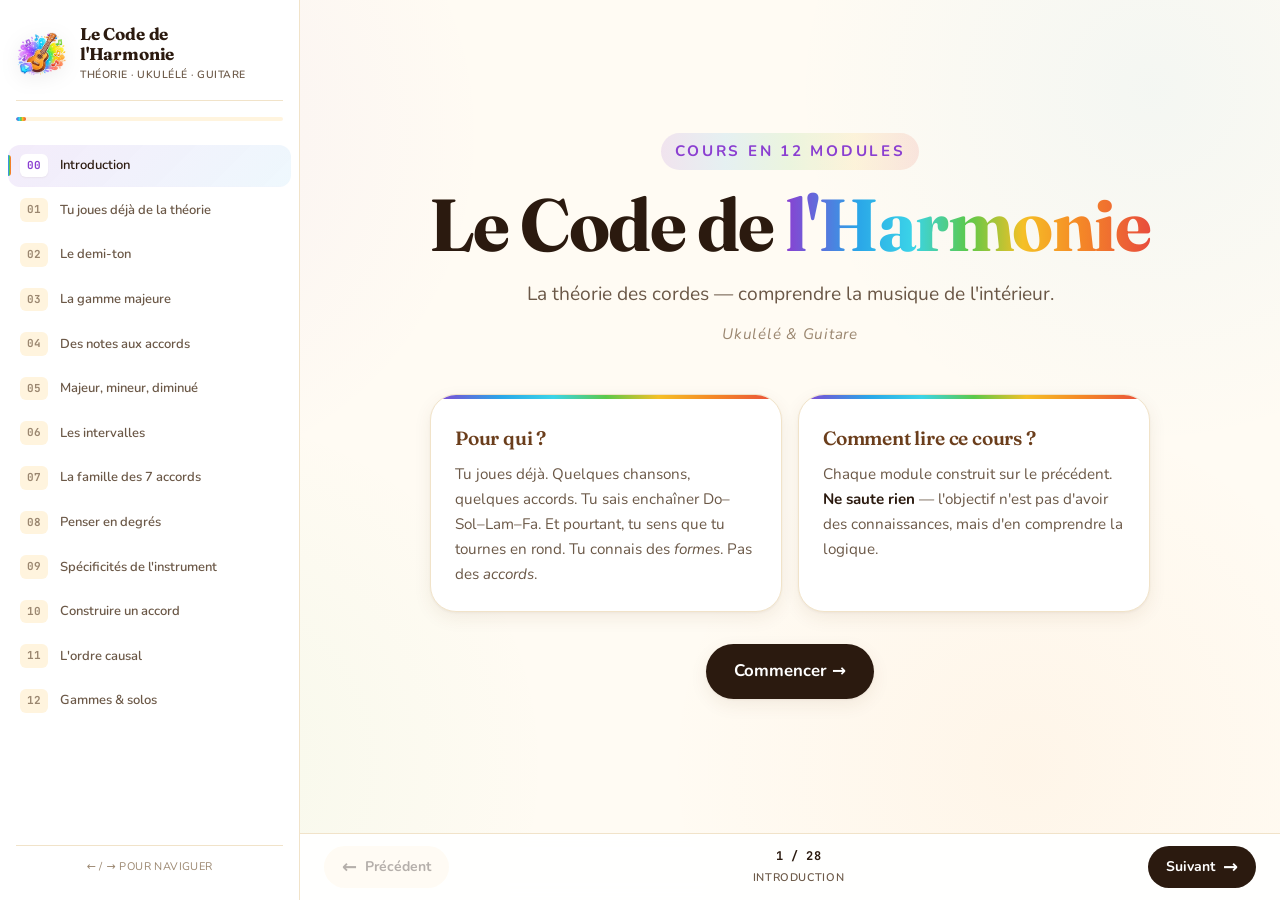
<file: index.html>
<!DOCTYPE html>
<html lang="fr">
<head>
  <meta charset="UTF-8" />
  <meta name="viewport" content="width=device-width, initial-scale=1.0, viewport-fit=cover" />
  <meta name="description" content="Le Code de l'Harmonie — La théorie des cordes pour comprendre la musique de l'intérieur. Cours en 12 modules pour ukulélé et guitare." />
  <meta name="theme-color" content="#FFFBF3" />
  <title>Le Code de l'Harmonie · La théorie des cordes</title>

  <link rel="icon" type="image/png" href="assets/logo.png" />
  <link rel="preconnect" href="https://fonts.googleapis.com" />
  <link rel="preconnect" href="https://fonts.gstatic.com" crossorigin />
  <link href="https://fonts.googleapis.com/css2?family=Fraunces:opsz,wght@9..144,400;9..144,600;9..144,700&family=Nunito:wght@400;600;700;800&family=JetBrains+Mono:wght@400;600&display=swap" rel="stylesheet" />

  <link rel="stylesheet" href="styles/tokens.css" />
  <link rel="stylesheet" href="styles/base.css" />
  <link rel="stylesheet" href="styles/layout.css" />
  <link rel="stylesheet" href="styles/components.css" />
  <link rel="stylesheet" href="styles/widgets.css" />
</head>
<body class="no-js">

  <a class="skip-link" href="#deck">Aller au contenu</a>

  <button class="menu-toggle" id="menuToggle" aria-label="Ouvrir le menu" aria-expanded="false" aria-controls="sidebar">
    <span></span><span></span><span></span>
  </button>

  <div class="layout">

    <aside class="sidebar" id="sidebar" aria-label="Navigation principale">
      <a class="brand" href="#intro">
        <img src="assets/logo.png" alt="" />
        <div>
          <h1>Le Code de<br />l'Harmonie</h1>
          <p class="brand-sub">Théorie · Ukulélé · Guitare</p>
        </div>
      </a>

      <div class="progress-track" aria-hidden="true">
        <div class="progress-fill" id="progressFill"></div>
      </div>

      <nav class="modules-nav" aria-label="Sommaire des modules">
        <a class="module-link" href="#intro" data-module="intro"><span class="module-num">00</span><span class="module-title">Introduction</span></a>
        <a class="module-link" href="#m1"   data-module="m1"><span class="module-num">01</span><span class="module-title">Tu joues déjà de la théorie</span></a>
        <a class="module-link" href="#m2"   data-module="m2"><span class="module-num">02</span><span class="module-title">Le demi-ton</span></a>
        <a class="module-link" href="#m3"   data-module="m3"><span class="module-num">03</span><span class="module-title">La gamme majeure</span></a>
        <a class="module-link" href="#m4"   data-module="m4"><span class="module-num">04</span><span class="module-title">Des notes aux accords</span></a>
        <a class="module-link" href="#m5"   data-module="m5"><span class="module-num">05</span><span class="module-title">Majeur, mineur, diminué</span></a>
        <a class="module-link" href="#m6"   data-module="m6"><span class="module-num">06</span><span class="module-title">Les intervalles</span></a>
        <a class="module-link" href="#m7"   data-module="m7"><span class="module-num">07</span><span class="module-title">La famille des 7 accords</span></a>
        <a class="module-link" href="#m8"   data-module="m8"><span class="module-num">08</span><span class="module-title">Penser en degrés</span></a>
        <a class="module-link" href="#m9"   data-module="m9"><span class="module-num">09</span><span class="module-title">Spécificités de l'instrument</span></a>
        <a class="module-link" href="#m10"  data-module="m10"><span class="module-num">10</span><span class="module-title">Construire un accord</span></a>
        <a class="module-link" href="#m11"  data-module="m11"><span class="module-num">11</span><span class="module-title">L'ordre causal</span></a>
        <a class="module-link" href="#m12"  data-module="m12"><span class="module-num">12</span><span class="module-title">Gammes &amp; solos</span></a>
      </nav>

      <div class="sidebar-footer">
        <p>← / → pour naviguer</p>
      </div>
    </aside>

    <main class="content">
      <div class="deck" id="deck" tabindex="0" aria-live="polite" aria-atomic="false">

        <!-- ============================================================
             INTRO
             ============================================================ -->
        <article class="slide slide-hero" data-id="intro" data-module="intro">
          <div class="slide-inner">
            <p class="eyebrow">Cours en 12 modules</p>
            <h1 class="hero-title">Le Code de <span class="rainbow-text">l'Harmonie</span></h1>
            <p class="hero-subtitle">La théorie des cordes — comprendre la musique de l'intérieur.</p>
            <p class="hero-instrument"><em>Ukulélé &amp; Guitare</em></p>

            <div class="hero-cards">
              <div class="hero-card">
                <h3>Pour qui ?</h3>
                <p>Tu joues déjà. Quelques chansons, quelques accords. Tu sais enchaîner Do–Sol–Lam–Fa. Et pourtant, tu sens que tu tournes en rond. Tu connais des <em>formes</em>. Pas des <em>accords</em>.</p>
              </div>
              <div class="hero-card">
                <h3>Comment lire ce cours ?</h3>
                <p>Chaque module construit sur le précédent. <strong>Ne saute rien</strong> — l'objectif n'est pas d'avoir des connaissances, mais d'en comprendre la logique.</p>
              </div>
            </div>

            <button class="btn-primary" data-go-next>Commencer →</button>
          </div>
        </article>

        <!-- ============================================================
             MODULE 1 — Tu joues déjà de la théorie
             ============================================================ -->
        <article class="slide" data-id="m1-1" data-module="m1">
          <div class="slide-inner">
            <header class="slide-header">
              <span class="slide-tag">Module 1 · La révélation</span>
              <h2>Tu joues déjà de la théorie</h2>
            </header>
            <p>Si tu sais enchaîner <strong>Do – Sol – Lam – Fa</strong>, tu joues déjà <strong>I – V – vi – IV</strong> — la progression de centaines de chansons : <em>Let It Be</em>, <em>No Woman No Cry</em>, <em>Don't Stop Believin'</em>, <em>Someone Like You</em>…</p>
            <div data-progression="C,G,Am,F" data-degrees="I,V,vi,IV" data-instrument="ukulele"></div>
            <blockquote class="callout callout-quote">
              <p>Tu jouais déjà des chiffres romains sans le savoir.</p>
            </blockquote>
          </div>
        </article>

        <article class="slide" data-id="m1-2" data-module="m1">
          <div class="slide-inner">
            <header class="slide-header">
              <span class="slide-tag">Module 1 · Le contrat</span>
              <h2>Ce que ce cours va t'apprendre</h2>
            </header>
            <p>Pas des formes nouvelles à mémoriser. <strong>La logique</strong> qui se cache derrière les formes que tu connais déjà.</p>
            <p>À la fin, tu pourras :</p>
            <ul>
              <li>comprendre pourquoi un accord sonne bien après un autre,</li>
              <li>transposer une chanson dans n'importe quelle tonalité,</li>
              <li>construire un accord à partir de zéro,</li>
              <li>improviser un solo sans réfléchir aux notes.</li>
            </ul>
            <blockquote class="callout callout-note">
              <p>12 modules. Pratique-first. Aucune mémorisation par cœur. <strong>Tout découle de tout.</strong></p>
            </blockquote>
          </div>
        </article>

        <!-- ============================================================
             MODULE 2 — Le demi-ton
             ============================================================ -->
        <article class="slide" data-id="m2-1" data-module="m2">
          <div class="slide-inner">
            <header class="slide-header">
              <span class="slide-tag">Module 2 · L'outil de mesure</span>
              <h2>Le demi-ton</h2>
            </header>
            <p>En musique, la plus petite distance possible entre deux notes s'appelle un <strong>demi-ton</strong>. Sur ton manche : <strong>un demi-ton = une case</strong>.</p>
            <div class="btn-play-row">
              <button class="btn-play" data-play="note:7" aria-label="Écouter Sol">Sol (corde à vide)</button>
              <button class="btn-play" data-play="note:8" aria-label="Écouter Sol dièse">Sol♯ (case 1)</button>
              <button class="btn-play" data-play="note:9" aria-label="Écouter La">La (case 2)</button>
            </div>
            <pre class="diagram"><code>Corde à vide   →   case 1   →   case 2   →   case 3
    Sol              Sol#           La             La#
    ←── 1 demi-ton ──→←── 1 demi-ton ──→</code></pre>
          </div>
        </article>

        <article class="slide" data-id="m2-2" data-module="m2">
          <div class="slide-inner">
            <header class="slide-header">
              <span class="slide-tag">Module 2 · La règle d'or</span>
              <h2>Le ton et le demi-ton</h2>
            </header>
            <p>Un <strong>ton</strong> = deux demi-tons = deux cases. Avec ces deux unités, on mesure <strong>n'importe quel intervalle musical</strong>.</p>
            <div class="table-wrap">
              <table>
                <thead><tr><th>Unité</th><th>Symbole</th><th>Cases</th></tr></thead>
                <tbody>
                  <tr><td>Demi-ton</td><td>½ ou S</td><td>1 case</td></tr>
                  <tr><td>Ton</td><td>T</td><td>2 cases</td></tr>
                </tbody>
              </table>
            </div>
            <blockquote class="callout callout-key">
              <p><strong>Sur ton manche, monter d'une case = monter d'un demi-ton.</strong> C'est la seule règle du module. Tout ce qui vient après en découle.</p>
            </blockquote>
          </div>
        </article>

        <!-- ============================================================
             MODULE 3 — La gamme majeure
             ============================================================ -->
        <article class="slide" data-id="m3-1" data-module="m3">
          <div class="slide-inner">
            <header class="slide-header">
              <span class="slide-tag">Module 3 · La loi</span>
              <h2>Une gamme n'est pas une liste</h2>
            </header>
            <p>Une gamme n'est pas une liste de notes. C'est un <strong>patron de distances</strong> entre les notes. Ce patron lui donne sa couleur, son identité.</p>
            <p>La gamme majeure suit toujours exactement ce patron, quelle que soit la note de départ :</p>
            <pre class="diagram diagram-formula"><code>T – T – ½ – T – T – T – ½</code></pre>
            <div class="table-wrap">
              <table>
                <thead><tr><th>Symbole</th><th>Distance</th><th>Cases</th></tr></thead>
                <tbody>
                  <tr><td><strong>T</strong></td><td>Ton</td><td>2 cases</td></tr>
                  <tr><td><strong>½</strong></td><td>Demi-ton</td><td>1 case</td></tr>
                </tbody>
              </table>
            </div>
          </div>
        </article>

        <article class="slide" data-id="m3-2" data-module="m3">
          <div class="slide-inner">
            <header class="slide-header">
              <span class="slide-tag">Module 3 · Sur le manche</span>
              <h2>La gamme de Do, partout</h2>
            </header>
            <p>Toutes les notes de la gamme de <strong>Do majeur</strong> sur le manche de l'ukulélé. La <span style="color: var(--color-red); font-weight: 700;">tonique</span> est entourée.</p>
            <div class="fretboard"
                 data-instrument="ukulele"
                 data-scale-tonic="C"
                 data-scale-key="major"
                 data-frets="12"></div>
            <div class="btn-play-row">
              <button class="btn-play" data-play="scale:C:major:ukulele">Écouter la gamme de Do</button>
              <button class="btn-play btn-play-soft" data-play="scale:G:major:ukulele">Écouter Sol majeur (avec Fa♯)</button>
            </div>
          </div>
        </article>

        <article class="slide" data-id="m3-3" data-module="m3">
          <div class="slide-inner">
            <header class="slide-header">
              <span class="slide-tag">Module 3 · Les 12 notes</span>
              <h2>Mi → Fa, Si → Do : les exceptions</h2>
            </header>
            <p>Sur le manche, on monte de <strong>2 cases</strong> entre les notes naturelles. Sauf <strong>Mi → Fa</strong> et <strong>Si → Do</strong> : <strong>1 seule case</strong>. Pas de Mi♯ ni de Si♯.</p>
            <pre class="diagram"><code>Do  Do#  Ré  Ré#  Mi  Fa  Fa#  Sol  Sol#  La  La#  Si  Do
 ✓   ·   ✓   ·    ✓   ✓   ·    ✓    ·    ✓    ·   ✓</code></pre>
            <p class="diagram-legend">✓ = notes de Do Majeur (7) · · = dièses/bémols (5)</p>
            <p>La <strong>gamme chromatique</strong> = les 12 notes existantes. Do Majeur en utilise 7. <strong>♯</strong> = +1 case · <strong>♭</strong> = −1 case · <strong>Do♯ = Ré♭</strong> (même son).</p>
          </div>
        </article>

        <!-- ============================================================
             MODULE 4 — Des notes aux accords
             ============================================================ -->
        <article class="slide" data-id="m4-1" data-module="m4">
          <div class="slide-inner">
            <header class="slide-header">
              <span class="slide-tag">Module 4 · La règle 1-3-5</span>
              <h2>Des notes aux accords</h2>
            </header>
            <blockquote class="callout callout-quote">
              <p>Un accord = <strong>3 notes prises en sautant une note sur deux</strong> dans la gamme.</p>
            </blockquote>
            <p>Sur ukulélé, voici l'accord de <strong>Do</strong> = <strong>Do – Mi – Sol</strong> (les degrés 1, 3, 5 de la gamme de Do).</p>
            <div class="fretboard" data-instrument="ukulele" data-chord="C"></div>
            <div class="btn-play-row">
              <button class="btn-play" data-play="chord:C:ukulele">Écouter Do</button>
            </div>
          </div>
        </article>

        <article class="slide" data-id="m4-2" data-module="m4">
          <div class="slide-inner">
            <header class="slide-header">
              <span class="slide-tag">Module 4 · Les 7 accords</span>
              <h2>Les 7 accords de Do</h2>
            </header>
            <div class="table-wrap">
              <table>
                <thead><tr><th>Degré</th><th>Accord</th><th>Notes (1-3-5)</th></tr></thead>
                <tbody>
                  <tr><td>I</td><td><strong>Do</strong></td><td>Do – Mi – Sol</td></tr>
                  <tr><td>II</td><td><strong>Ré mineur</strong></td><td>Ré – Fa – La</td></tr>
                  <tr><td>III</td><td><strong>Mi mineur</strong></td><td>Mi – Sol – Si</td></tr>
                  <tr><td>IV</td><td><strong>Fa</strong></td><td>Fa – La – Do</td></tr>
                  <tr><td>V</td><td><strong>Sol</strong></td><td>Sol – Si – Ré</td></tr>
                  <tr><td>VI</td><td><strong>La mineur</strong></td><td>La – Do – Mi</td></tr>
                  <tr><td>VII</td><td><strong>Si diminué</strong></td><td>Si – Ré – Fa</td></tr>
                </tbody>
              </table>
            </div>
            <blockquote class="callout callout-note">
              <p>Ces 7 accords utilisent <strong>uniquement</strong> des notes de la gamme de Do — c'est pourquoi ils sonnent bien ensemble.</p>
            </blockquote>
          </div>
        </article>

        <!-- ============================================================
             MODULE 5 — Majeur, mineur, diminué
             ============================================================ -->
        <article class="slide" data-id="m5-1" data-module="m5">
          <div class="slide-inner">
            <header class="slide-header">
              <span class="slide-tag">Module 5 · Tierces</span>
              <h2>Un accord = deux tierces empilées</h2>
            </header>
            <p>Entre la 1<sup>re</sup> et la 3<sup>e</sup> note, une tierce. Entre la 3<sup>e</sup> et la 5<sup>e</sup>, une autre. <strong>La nature de ces deux tierces détermine la couleur de l'accord.</strong></p>
            <div class="table-wrap">
              <table>
                <thead><tr><th>Distance</th><th>Nom</th><th>Exemple</th></tr></thead>
                <tbody>
                  <tr><td><strong>4 demi-tons</strong></td><td>Tierce <strong>majeure</strong></td><td>Do → Mi (T + T)</td></tr>
                  <tr><td><strong>3 demi-tons</strong></td><td>Tierce <strong>mineure</strong></td><td>Ré → Fa (T + ½)</td></tr>
                </tbody>
              </table>
            </div>
            <blockquote class="callout callout-key">
              <p>La différence entre majeur et mineur, c'est <strong>un seul demi-ton d'écart</strong>.</p>
            </blockquote>
          </div>
        </article>

        <article class="slide" data-id="m5-2" data-module="m5">
          <div class="slide-inner">
            <header class="slide-header">
              <span class="slide-tag">Module 5 · Les 3 couleurs</span>
              <h2>Majeur, mineur, diminué — entends la différence</h2>
            </header>
            <div class="chord-compare">
              <div class="chord-compare-cell is-major">
                <span class="label-quality">Majeur · 4 + 3</span>
                <div class="fretboard" data-instrument="ukulele" data-chord="C"></div>
                <button class="btn-play btn-play-soft" data-play="chord:C:ukulele">Do</button>
              </div>
              <div class="chord-compare-cell is-minor">
                <span class="label-quality">Mineur · 3 + 4</span>
                <div class="fretboard" data-instrument="ukulele" data-chord="Dm"></div>
                <button class="btn-play btn-play-soft" data-play="chord:Dm:ukulele">Ré mineur</button>
              </div>
              <div class="chord-compare-cell is-dim">
                <span class="label-quality">Diminué · 3 + 3</span>
                <div class="fretboard" data-instrument="ukulele" data-chord="Bdim"></div>
                <button class="btn-play btn-play-soft" data-play="chord:Bdim:ukulele">Si diminué</button>
              </div>
            </div>
            <p style="text-align: center; color: var(--ink-soft); font-size: var(--fs-sm);">Joue les trois et écoute : la même structure 1-3-5, trois couleurs très différentes.</p>
          </div>
        </article>

        <article class="slide" data-id="m5-3" data-module="m5">
          <div class="slide-inner">
            <header class="slide-header">
              <span class="slide-tag">Module 5 · Aller plus loin</span>
              <h2>Bdim et la septième</h2>
            </header>
            <p>L'accord diminué a une quinte de <strong>6 demi-tons</strong> — exactement la moitié de l'octave. Symétrie parfaite, donc oreille tendue.</p>
            <blockquote class="callout callout-key">
              <p>6 demi-tons = la moitié de l'octave. L'accord est instable et cherche à se résoudre vers Do.</p>
            </blockquote>
            <p>Un accord de <strong>septième</strong> = accord de base + 4<sup>e</sup> note (la 7<sup>e</sup> de la gamme). Exemple : <strong>Sol7</strong> = Sol + Si + Ré + Fa.</p>
            <blockquote class="callout callout-note">
              <p>Sol7 → Do : <strong>la résolution la plus courante de la musique occidentale</strong>.</p>
            </blockquote>
          </div>
        </article>

        <!-- ============================================================
             MODULE 6 — Les intervalles
             ============================================================ -->
        <article class="slide" data-id="m6-1" data-module="m6">
          <div class="slide-inner">
            <header class="slide-header">
              <span class="slide-tag">Module 6 · La boussole</span>
              <h2>Les 12 intervalles</h2>
            </header>
            <div class="table-wrap table-compact">
              <table>
                <thead><tr><th>1/2 ton</th><th>Nom</th><th>Exemple</th></tr></thead>
                <tbody>
                  <tr><td>0</td><td>Unisson</td><td>Do – Do</td></tr>
                  <tr><td>1</td><td>Seconde mineure</td><td>Do – Do♯</td></tr>
                  <tr><td>2</td><td>Seconde majeure</td><td>Do – Ré</td></tr>
                  <tr><td>3</td><td>Tierce mineure</td><td>Do – Mi♭</td></tr>
                  <tr><td>4</td><td>Tierce majeure</td><td>Do – Mi</td></tr>
                  <tr><td>5</td><td>Quarte juste</td><td>Do – Fa</td></tr>
                  <tr><td>6</td><td>Triton</td><td>Do – Fa♯</td></tr>
                  <tr><td>7</td><td>Quinte juste</td><td>Do – Sol</td></tr>
                  <tr><td>8</td><td>Sixte mineure</td><td>Do – La♭</td></tr>
                  <tr><td>9</td><td>Sixte majeure</td><td>Do – La</td></tr>
                  <tr><td>10</td><td>Septième mineure</td><td>Do – Si♭</td></tr>
                  <tr><td>11</td><td>Septième majeure</td><td>Do – Si</td></tr>
                  <tr><td>12</td><td>Octave</td><td>Do – Do</td></tr>
                </tbody>
              </table>
            </div>
          </div>
        </article>

        <article class="slide" data-id="m6-2" data-module="m6">
          <div class="slide-inner">
            <header class="slide-header">
              <span class="slide-tag">Module 6 · L'oreille avant la tête</span>
              <h2>Reconnaître les intervalles</h2>
            </header>
            <p>Connaître les intervalles, c'est avoir <strong>une boussole</strong> : tu peux construire, vérifier, transformer n'importe quel accord.</p>
            <blockquote class="callout callout-quote">
              <p>La théorie s'ancre par <strong>l'oreille</strong>, pas par la mémoire.</p>
            </blockquote>
            <p>Trois intervalles à ancrer en priorité :</p>
            <div class="btn-play-row">
              <button class="btn-play" data-play="interval:0:4">Tierce majeure (4 ½)</button>
              <button class="btn-play" data-play="interval:0:3">Tierce mineure (3 ½)</button>
              <button class="btn-play" data-play="interval:0:7">Quinte juste (7 ½)</button>
            </div>
            <ul>
              <li><strong>Tierce majeure</strong> : début de <em>Frère Jacques</em></li>
              <li><strong>Tierce mineure</strong> : début de <em>Greensleeves</em></li>
              <li><strong>Quinte juste</strong> : début de <em>Twinkle Twinkle</em></li>
            </ul>
          </div>
        </article>

        <!-- ============================================================
             MODULE 7 — La famille des 7 accords
             ============================================================ -->
        <article class="slide" data-id="m7-1" data-module="m7">
          <div class="slide-inner">
            <header class="slide-header">
              <span class="slide-tag">Module 7 · La séquence universelle</span>
              <h2>Les 7 accords de la gamme de Do</h2>
            </header>
            <p>Joue chaque accord et écoute : la séquence <strong>Maj – min – min – Maj – Maj – min – dim</strong> est <strong>identique dans toutes les tonalités</strong>.</p>
            <div data-family="ukulele"></div>
          </div>
        </article>

        <article class="slide" data-id="m7-2" data-module="m7">
          <div class="slide-inner">
            <header class="slide-header">
              <span class="slide-tag">Module 7 · L'analogie de la maison</span>
              <h2>4 piliers, 4 fonctions</h2>
            </header>
            <div class="role-grid">
              <div class="role-card role-tonic"><span class="role-degree">I</span><h4>Do</h4><p class="role-meta">La maison.</p><button class="btn-play btn-play-soft" data-play="chord:C:ukulele">Écouter</button></div>
              <div class="role-card role-sub"><span class="role-degree">IV</span><h4>Fa</h4><p class="role-meta">Le salon.</p><button class="btn-play btn-play-soft" data-play="chord:F:ukulele">Écouter</button></div>
              <div class="role-card role-dom"><span class="role-degree">V</span><h4>Sol</h4><p class="role-meta">La porte.</p><button class="btn-play btn-play-soft" data-play="chord:G:ukulele">Écouter</button></div>
              <div class="role-card role-relative"><span class="role-degree">vi</span><h4>Lam</h4><p class="role-meta">Maison la nuit.</p><button class="btn-play btn-play-soft" data-play="chord:Am:ukulele">Écouter</button></div>
            </div>
            <blockquote class="callout callout-key">
              <p><strong>L'émotion d'un accord vient toujours de ce qui l'entoure.</strong> Pas de l'accord lui-même.</p>
            </blockquote>
          </div>
        </article>

        <!-- ============================================================
             MODULE 8 — Penser en degrés
             ============================================================ -->
        <article class="slide" data-id="m8-1" data-module="m8">
          <div class="slide-inner">
            <header class="slide-header">
              <span class="slide-tag">Module 8 · Le déclic</span>
              <h2>Une seule progression, deux tonalités</h2>
            </header>
            <p><strong>I – vi – IV – V en Do</strong> :</p>
            <div data-progression="C,Am,F,G" data-degrees="I,vi,IV,V" data-instrument="ukulele"></div>
            <p style="margin-top: var(--space-4)"><strong>I – vi – IV – V en Sol</strong> — même émotion, autres notes :</p>
            <div data-progression="G,Em,C,G" data-degrees="I,vi,IV,V" data-instrument="ukulele"></div>
          </div>
        </article>

        <article class="slide" data-id="m8-2" data-module="m8">
          <div class="slide-inner">
            <header class="slide-header">
              <span class="slide-tag">Module 8 · Exercice</span>
              <h2>Verbalise à voix haute</h2>
            </header>
            <p>Jouer C <em>en disant</em> <strong>« un »</strong> à voix haute = câbler le degré ET le geste dans le même neurone.</p>
            <div class="exercise">
              <h3>15 minutes <small>(à faire vraiment)</small></h3>
              <ol>
                <li>Joue <strong>C – Am – F – G</strong>. Dis : <em>« un – six – quatre – cinq »</em>.</li>
                <li>Construis la <strong>gamme de Sol</strong> (T-T-½-T-T-T-½). Trouve le Fa♯.</li>
                <li>Construis <strong>I – vi – IV – V en Sol</strong> → <strong>G – Em – C – D</strong>.</li>
                <li>Remarque que ça sonne pareil. Même émotion, autre tonalité.</li>
              </ol>
            </div>
          </div>
        </article>

        <!-- ============================================================
             MODULE 9 — Ton instrument
             ============================================================ -->
        <article class="slide" data-id="m9-1" data-module="m9">
          <div class="slide-inner">
            <header class="slide-header">
              <span class="slide-tag">Module 9 · Ukulélé</span>
              <h2>L'accordage ré-entrant (Sol aigu)</h2>
            </header>
            <p>Le <strong>Sol</strong> de l'ukulélé est <strong>aigu</strong>, pas grave. Clique sur n'importe quelle case pour entendre la hauteur réelle de chaque corde :</p>
            <div class="fretboard" data-instrument="ukulele" data-show-all="true" data-frets="5" data-hint="false"></div>
            <blockquote class="callout callout-warn">
              <p>Pour une note grave sur l'uke, va sur la corde <strong>Do</strong>, pas Sol.</p>
            </blockquote>
          </div>
        </article>

        <article class="slide" data-id="m9-2" data-module="m9">
          <div class="slide-inner">
            <header class="slide-header">
              <span class="slide-tag">Module 9 · Guitare</span>
              <h2>Le manche de la guitare</h2>
            </header>
            <p>6 cordes : <strong>Mi – La – Ré – Sol – Si – Mi</strong> (du grave à l'aigu). Comparaison avec l'uke : 2 cordes de plus, et un Mi grave plein de basses.</p>
            <div class="fretboard" data-instrument="guitar" data-scale-tonic="C" data-scale-key="major" data-frets="12"></div>
            <blockquote class="callout callout-key">
              <p>Capo case 1 + doigtés de Mi = tu joues du Fa <strong>sans barrer</strong>.</p>
            </blockquote>
          </div>
        </article>

        <!-- ============================================================
             MODULE 10 — Construire un accord
             ============================================================ -->
        <article class="slide" data-id="m10-1" data-module="m10">
          <div class="slide-inner">
            <header class="slide-header">
              <span class="slide-tag">Module 10 · La méthode</span>
              <h2>4 formules pour construire n'importe quel accord</h2>
            </header>
            <ol class="method-steps">
              <li>Choisir la <strong>note fondamentale</strong>.</li>
              <li>Monter d'une <strong>tierce majeure (4)</strong> ou <strong>mineure (3)</strong>.</li>
              <li>Monter d'une <strong>tierce</strong> complémentaire.</li>
              <li>Optionnel : ajouter une <strong>septième</strong> (10 ou 11 demi-tons).</li>
            </ol>
            <div class="table-wrap">
              <table>
                <thead><tr><th>Type</th><th>Formule</th><th>Exemple Do</th></tr></thead>
                <tbody>
                  <tr><td><strong>Majeur</strong></td><td>fond. + 4 + 3</td><td>Do + Mi + Sol</td></tr>
                  <tr><td><strong>Mineur</strong></td><td>fond. + 3 + 4</td><td>Do + Mi♭ + Sol</td></tr>
                  <tr><td><strong>7<sup>e</sup></strong></td><td>maj. + 7e mineure</td><td>Do + Mi + Sol + Si♭</td></tr>
                  <tr><td><strong>Diminué</strong></td><td>fond. + 3 + 3</td><td>Do + Mi♭ + Sol♭</td></tr>
                </tbody>
              </table>
            </div>
          </div>
        </article>

        <article class="slide" data-id="m10-2" data-module="m10">
          <div class="slide-inner">
            <header class="slide-header">
              <span class="slide-tag">Module 10 · Application</span>
              <h2>Construire un accord depuis zéro</h2>
            </header>
            <div class="exercise">
              <ol>
                <li>Fondamentale : <strong>La</strong> (case 0 sur la corde de La)</li>
                <li>+ 4 cases (tierce maj.) → <strong>Do♯</strong></li>
                <li>+ 3 cases (tierce min.) → <strong>Mi</strong></li>
              </ol>
              <p>Résultat : <strong>La – Do♯ – Mi</strong></p>
            </div>
            <p>Visualise ces 3 notes sur le manche, et écoute :</p>
            <div class="fretboard" data-instrument="ukulele" data-scale-tonic="A" data-scale-key="major" data-frets="7" data-hint="false"></div>
            <div class="btn-play-row">
              <button class="btn-play" data-play="chord:Am:ukulele">Écouter La mineur (3+4)</button>
              <button class="btn-play btn-play-soft" data-play="interval:9:13">Tierce maj. La→Do♯</button>
            </div>
          </div>
        </article>

        <!-- ============================================================
             MODULE 11 — L'ordre causal
             ============================================================ -->
        <article class="slide" data-id="m11-1" data-module="m11">
          <div class="slide-inner">
            <header class="slide-header">
              <span class="slide-tag">Module 11 · La synthèse</span>
              <h2>Tout découle de tout</h2>
            </header>
            <ol class="causal-chain">
              <li>Patron de la gamme majeure (T-T-½-T-T-T-½)</li>
              <li>Notes de la gamme (avec dièses/bémols)</li>
              <li>Accords construits sur chaque note (1-3-5)</li>
              <li>Couleurs (Maj-min-min-Maj-Maj-min-dim)</li>
              <li>Fonctions harmoniques (maison, salon, porte, nuit)</li>
            </ol>
            <blockquote class="callout callout-key">
              <p>Si tu oublies une étape, tu peux la <strong>reconstruire depuis le début</strong>. Tu n'as plus rien à mémoriser de force.</p>
            </blockquote>
          </div>
        </article>

        <article class="slide slide-finale" data-id="m11-2" data-module="m11">
          <div class="slide-inner">
            <header class="slide-header">
              <span class="slide-tag">Module 11 · Ce que tu as changé</span>
              <h2>Tu es un architecte du son</h2>
            </header>
            <p>Tu comprends maintenant <strong>pourquoi</strong>, <strong>comment</strong> et <strong>où</strong>. Écoute la résolution V → I la plus célèbre :</p>
            <div data-progression="G7,C" data-degrees="V7,I" data-instrument="ukulele"></div>
            <blockquote class="callout callout-quote callout-large">
              <p>Et il te reste un dernier territoire : non plus les accords, mais <strong>les notes entre les accords</strong>.</p>
            </blockquote>
          </div>
        </article>

        <!-- ============================================================
             MODULE 12 — Gammes & solos
             ============================================================ -->
        <article class="slide" data-id="m12-1" data-module="m12">
          <div class="slide-inner">
            <header class="slide-header">
              <span class="slide-tag">Module 12 · La palette</span>
              <h2>Une gamme = ta palette d'improvisation</h2>
            </header>
            <p>Si une chanson est en Do majeur, <strong>toutes les notes de la gamme de Do sonneront juste</strong> sur ses accords.</p>
            <div class="table-wrap">
              <table>
                <thead><tr><th>Gamme</th><th>Notes (en Do/La)</th><th>Usage</th></tr></thead>
                <tbody>
                  <tr><td><strong>Majeure</strong></td><td>Do Ré Mi Fa Sol La Si</td><td>Mélodie classique</td></tr>
                  <tr><td><strong>Min. naturelle</strong></td><td>La Si Do Ré Mi Fa Sol</td><td>Triste, expressif</td></tr>
                  <tr><td><strong>Penta. majeure</strong></td><td>Do Ré Mi Sol La</td><td>Sécurisée, 5 notes</td></tr>
                  <tr><td><strong>Penta. mineure</strong></td><td>La Do Ré Mi Sol</td><td>Blues / rock</td></tr>
                  <tr><td><strong>Blues</strong></td><td>La Do Ré Ré♯ Mi Sol</td><td>+ note bleue</td></tr>
                </tbody>
              </table>
            </div>
          </div>
        </article>

        <article class="slide" data-id="m12-2" data-module="m12">
          <div class="slide-inner">
            <header class="slide-header">
              <span class="slide-tag">Module 12 · La pentatonique</span>
              <h2>5 notes, zéro fausse note</h2>
            </header>
            <blockquote class="callout callout-key">
              <p><strong>Pentatonique majeure = gamme majeure sans le Fa et le Si.</strong></p>
            </blockquote>
            <div class="fretboard" data-instrument="ukulele" data-scale-tonic="C" data-scale-key="pentaMaj" data-frets="12"></div>
            <div class="btn-play-row">
              <button class="btn-play" data-play="scale:C:pentaMaj:ukulele">Écouter pentatonique Do</button>
              <button class="btn-play btn-play-soft" data-play="scale:A:blues:ukulele">Écouter le blues de La</button>
            </div>
          </div>
        </article>

        <article class="slide slide-finale" data-id="m12-3" data-module="m12">
          <div class="slide-inner">
            <header class="slide-header">
              <span class="slide-tag">Module 12 · La règle d'or</span>
              <h2>Do Majeur = La mineur (mêmes notes)</h2>
            </header>
            <p>La mineur est la <strong>relative mineure</strong> de Do : <strong>même 7 notes</strong>, point de départ différent. Conséquence : sur C – Am – F – G, la gamme de Do <strong>ne peut pas fausser</strong>.</p>
            <blockquote class="callout callout-quote callout-large">
              <p>Joue. Beaucoup. Et chaque fois que tu joues, <strong>rappelle-toi que tu sais exactement pourquoi ça sonne comme ça.</strong></p>
            </blockquote>
            <button class="btn-primary" data-go-first>↺ Recommencer le cours</button>
          </div>
        </article>

      </div><!-- /.deck -->

      <nav class="slide-nav" aria-label="Navigation entre les slides">
        <button class="nav-btn nav-prev" id="navPrev" aria-label="Slide précédente">
          <span aria-hidden="true">←</span>
          <span class="nav-btn-label">Précédent</span>
        </button>
        <div class="nav-meta">
          <span class="nav-counter" id="navCounter">1 / 28</span>
          <span class="nav-module" id="navModule">Introduction</span>
        </div>
        <button class="nav-btn nav-next" id="navNext" aria-label="Slide suivante">
          <span class="nav-btn-label">Suivant</span>
          <span aria-hidden="true">→</span>
        </button>
      </nav>

    </main>

  </div>

  <script src="js/audio.js" defer></script>
  <script src="js/music-theory.js" defer></script>
  <script src="js/widgets.js" defer></script>
  <script src="js/app.js" defer></script>
</body>
</html>
</file>
<file: styles/tokens.css>
/* =============================================================
   tokens.css — Design tokens (couleurs, typographies, espacements)
   Source unique de vérité pour le système de design.
   ============================================================= */

:root {
  /* Palette tirée du logo (rainbow ukulélé) */
  --color-violet: #8B3FD1;
  --color-blue:   #2AA6E8;
  --color-cyan:   #3BD4E8;
  --color-green:  #5BC94A;
  --color-yellow: #F5C026;
  --color-orange: #F58A26;
  --color-red:    #E84C3D;

  /* Bois (chaleur) */
  --color-wood-light: #E8B877;
  --color-wood:       #C88A3C;
  --color-wood-dark:  #6B3E1C;

  /* Fonds & encres */
  --bg:        #FFFBF3;
  --bg-card:   #FFFFFF;
  --bg-soft:   #FFF4DE;
  --bg-tinted: #FBF1DC;

  --ink:       #2B1A0F;
  --ink-soft:  #6B5847;
  --ink-mute:  #9B8770;

  --line:      #F1E3C9;
  --line-soft: #F8EED9;

  /* Rayons */
  --radius-sm: 10px;
  --radius:    18px;
  --radius-lg: 26px;
  --radius-xl: 36px;

  /* Ombres */
  --shadow-xs: 0 1px 2px rgba(107, 62, 28, 0.06);
  --shadow:    0 6px 18px rgba(107, 62, 28, 0.08), 0 1px 3px rgba(107, 62, 28, 0.06);
  --shadow-lg: 0 20px 50px rgba(107, 62, 28, 0.14);

  /* Typographies */
  --font-display: 'Fraunces', 'Playfair Display', Georgia, serif;
  --font-body:    'Nunito', 'Quicksand', system-ui, -apple-system, sans-serif;
  --font-mono:    'JetBrains Mono', ui-monospace, 'SF Mono', Menlo, monospace;

  /* Échelle typographique fluide */
  --fs-xs:   clamp(0.75rem, 0.72rem + 0.15vw, 0.85rem);
  --fs-sm:   clamp(0.85rem, 0.82rem + 0.2vw, 0.95rem);
  --fs-base: clamp(0.95rem, 0.92rem + 0.25vw, 1.05rem);
  --fs-md:   clamp(1.05rem, 1rem + 0.35vw, 1.2rem);
  --fs-lg:   clamp(1.25rem, 1.15rem + 0.6vw, 1.5rem);
  --fs-xl:   clamp(1.6rem, 1.4rem + 1vw, 2.2rem);
  --fs-2xl:  clamp(2.2rem, 1.8rem + 2vw, 3.4rem);
  --fs-3xl:  clamp(2.8rem, 2.2rem + 3vw, 4.8rem);

  /* Espacements (4px scale) */
  --space-1:  4px;
  --space-2:  8px;
  --space-3:  12px;
  --space-4:  16px;
  --space-5:  24px;
  --space-6:  32px;
  --space-7:  48px;
  --space-8:  64px;
  --space-9:  96px;

  /* Layout */
  --sidebar-width: 300px;
  --content-max:   780px;

  /* Transitions */
  --t-fast:  150ms ease;
  --t-base:  220ms ease;
  --t-slow:  400ms ease;

  /* Dégradé arc-en-ciel signature */
  --rainbow: linear-gradient(90deg,
    var(--color-violet) 0%,
    var(--color-blue)   20%,
    var(--color-cyan)   35%,
    var(--color-green)  50%,
    var(--color-yellow) 65%,
    var(--color-orange) 80%,
    var(--color-red)    100%
  );

  --rainbow-soft: linear-gradient(90deg,
    rgba(139, 63, 209, 0.12),
    rgba(42, 166, 232, 0.12),
    rgba(91, 201, 74,  0.12),
    rgba(245, 192, 38, 0.12),
    rgba(232, 76, 61,  0.12)
  );
}
</file>
<file: styles/base.css>
/* =============================================================
   base.css — Reset moderne + typographie de base
   ============================================================= */

*, *::before, *::after { box-sizing: border-box; }

html {
  -webkit-text-size-adjust: 100%;
  scroll-behavior: smooth;
  scroll-padding-top: var(--space-5);
}

@media (prefers-reduced-motion: reduce) {
  html { scroll-behavior: auto; }
  *, *::before, *::after {
    animation-duration: 0.01ms !important;
    transition-duration: 0.01ms !important;
  }
}

body {
  margin: 0;
  font-family: var(--font-body);
  font-size: var(--fs-base);
  line-height: 1.6;
  color: var(--ink);
  background: var(--bg);
  -webkit-font-smoothing: antialiased;
  -moz-osx-font-smoothing: grayscale;

  background-image:
    radial-gradient(circle at 10% 15%, rgba(139, 63, 209, 0.05) 0, transparent 360px),
    radial-gradient(circle at 90% 10%, rgba(42, 166, 232, 0.05) 0, transparent 360px),
    radial-gradient(circle at 80% 85%, rgba(245, 138, 38, 0.05) 0, transparent 360px),
    radial-gradient(circle at 15% 85%, rgba(91, 201, 74, 0.05) 0, transparent 360px);
}

/* ---- Typographie ---- */

h1, h2, h3, h4 {
  font-family: var(--font-display);
  color: var(--ink);
  line-height: 1.2;
  margin: 0 0 var(--space-4);
  font-weight: 600;
  letter-spacing: -0.01em;
}

h2 { font-size: var(--fs-xl); }
h3 { font-size: var(--fs-lg); margin-top: var(--space-7); }
h4 { font-size: var(--fs-md); margin-top: var(--space-5); }

p {
  margin: 0 0 var(--space-4);
  max-width: 68ch;
}

strong { font-weight: 700; color: var(--ink); }
em     { font-style: italic; }
small  { font-size: var(--fs-sm); color: var(--ink-soft); }
sup    { font-size: 0.7em; vertical-align: super; line-height: 0; }

a {
  color: var(--color-violet);
  text-decoration: none;
  border-bottom: 1px solid transparent;
  transition: border-color var(--t-fast), color var(--t-fast);
}
a:hover {
  border-bottom-color: currentColor;
}

ul, ol {
  margin: 0 0 var(--space-5);
  padding-left: var(--space-5);
  max-width: 68ch;
}
li { margin-bottom: var(--space-2); }
li::marker { color: var(--color-orange); }

/* Code & diagrammes ASCII */
code, pre {
  font-family: var(--font-mono);
  font-size: 0.92em;
}

code {
  background: var(--bg-soft);
  padding: 0.1em 0.4em;
  border-radius: 6px;
  color: var(--color-wood-dark);
}

pre {
  background: var(--bg-soft);
  border: 1px solid var(--line);
  border-radius: var(--radius);
  padding: var(--space-4) var(--space-5);
  overflow-x: auto;
  margin: 0 0 var(--space-5);
  line-height: 1.5;
  color: var(--ink);
}
pre code {
  background: none;
  padding: 0;
  color: inherit;
}

img { max-width: 100%; height: auto; display: block; }

button, input, select, textarea {
  font: inherit;
  color: inherit;
}

button {
  cursor: pointer;
  background: none;
  border: none;
  padding: 0;
}

::selection {
  background: var(--color-yellow);
  color: var(--ink);
}

/* Lien d'évitement (a11y) */
.skip-link {
  position: absolute;
  top: -100px;
  left: var(--space-4);
  background: var(--ink);
  color: #fff;
  padding: var(--space-3) var(--space-4);
  border-radius: var(--radius-sm);
  z-index: 1000;
  transition: top var(--t-base);
}
.skip-link:focus {
  top: var(--space-4);
  outline: 2px solid var(--color-yellow);
  outline-offset: 2px;
}

:focus-visible {
  outline: 2px solid var(--color-violet);
  outline-offset: 3px;
  border-radius: 4px;
}
</file>
<file: styles/layout.css>
/* =============================================================
   layout.css — Layout en slides (présentation)
   Sidebar fixe à gauche · zone slide pleine hauteur à droite
   Navigation prev/next ancrée en bas de la zone slide
   ============================================================= */

html, body { height: 100%; overflow: hidden; }
body { overscroll-behavior: none; }

.layout {
  display: grid;
  grid-template-columns: var(--sidebar-width) 1fr;
  height: 100vh;
  height: 100dvh;
}

/* ---- Sidebar ---- */

.sidebar {
  background: #fff;
  border-right: 1px solid var(--line);
  padding: var(--space-5) var(--space-4);
  display: flex;
  flex-direction: column;
  gap: var(--space-4);
  height: 100%;
  overflow: hidden;
}

.brand {
  display: flex;
  align-items: center;
  gap: var(--space-3);
  padding-bottom: var(--space-4);
  border-bottom: 1px solid var(--line);
  text-decoration: none;
  color: inherit;
}

.brand img {
  width: 52px; height: 52px;
  object-fit: contain;
  flex-shrink: 0;
  filter: drop-shadow(0 4px 10px rgba(0,0,0,0.08));
}

.brand h1 {
  font-family: var(--font-display);
  font-size: 17px;
  font-weight: 700;
  margin: 0;
  line-height: 1.15;
  letter-spacing: -0.01em;
}

.brand-sub {
  font-size: 10.5px;
  color: var(--ink-soft);
  margin: 4px 0 0;
  letter-spacing: 0.5px;
  text-transform: uppercase;
  font-weight: 600;
}

/* Barre de progression */
.progress-track {
  width: 100%;
  height: 4px;
  background: var(--bg-soft);
  border-radius: 4px;
  overflow: hidden;
}
.progress-fill {
  height: 100%;
  background: var(--rainbow);
  border-radius: 4px;
  transition: width var(--t-base);
  width: 0;
}

/* Liste des modules */
.modules-nav {
  display: flex;
  flex-direction: column;
  gap: 2px;
  flex: 1;
  overflow-y: auto;
  padding: var(--space-2) 0;
  margin: 0 calc(var(--space-2) * -1);

  scrollbar-width: thin;
  scrollbar-color: var(--line) transparent;
}
.modules-nav::-webkit-scrollbar { width: 6px; }
.modules-nav::-webkit-scrollbar-thumb { background: var(--line); border-radius: 3px; }

.module-link {
  display: flex;
  align-items: center;
  gap: var(--space-3);
  padding: 9px var(--space-3);
  border-radius: 12px;
  color: var(--ink-soft);
  font-size: 13px;
  font-weight: 600;
  text-decoration: none;
  transition: background var(--t-fast), color var(--t-fast);
  position: relative;
}

.module-link:hover {
  background: var(--bg-soft);
  color: var(--ink);
}

.module-link.is-active {
  background: linear-gradient(135deg, rgba(139, 63, 209, 0.10), rgba(42, 166, 232, 0.08));
  color: var(--ink);
}

.module-link.is-active::before {
  content: '';
  position: absolute;
  left: 0; top: 25%; bottom: 25%;
  width: 3px;
  background: var(--rainbow);
  border-radius: 0 4px 4px 0;
}

.module-link.is-done .module-num {
  background: var(--color-green);
  color: #fff;
}

.module-num {
  font-family: var(--font-mono);
  font-size: 11px;
  font-weight: 700;
  color: var(--ink-mute);
  background: var(--bg-soft);
  padding: 3px 7px;
  border-radius: 6px;
  flex-shrink: 0;
  min-width: 28px;
  text-align: center;
}

.module-link.is-active .module-num {
  background: #fff;
  color: var(--color-violet);
  box-shadow: var(--shadow-xs);
}

.module-title { flex: 1; line-height: 1.3; }

.sidebar-footer {
  padding-top: var(--space-3);
  border-top: 1px solid var(--line);
  font-size: 11px;
  color: var(--ink-mute);
  text-align: center;
  letter-spacing: 0.4px;
  text-transform: uppercase;
}
.sidebar-footer p { margin: 0; }

/* ---- Zone de contenu = main ---- */

.content {
  display: flex;
  flex-direction: column;
  height: 100%;
  overflow: hidden;
  position: relative;
}

/* ---- Deck = zone des slides ---- */

.deck {
  flex: 1;
  position: relative;
  overflow: hidden;
  outline: none;
}

.slide {
  position: absolute;
  inset: 0;
  overflow-y: auto;
  padding: clamp(24px, 4vw, 56px) clamp(20px, 5vw, 80px);
  opacity: 0;
  visibility: hidden;
  transition: opacity 250ms ease, transform 350ms cubic-bezier(.2,.8,.2,1);
  transform: translateX(20px);
  will-change: opacity, transform;

  scrollbar-width: thin;
  scrollbar-color: var(--line) transparent;
}
.slide::-webkit-scrollbar { width: 8px; }
.slide::-webkit-scrollbar-thumb { background: var(--line); border-radius: 4px; }

.slide.is-active {
  opacity: 1;
  visibility: visible;
  transform: translateX(0);
  z-index: 1;
}

.slide.is-leaving-left  { transform: translateX(-20px); }
.slide.is-leaving-right { transform: translateX(20px); }

.no-js .slide {
  position: static;
  opacity: 1;
  visibility: visible;
  transform: none;
  border-bottom: 1px solid var(--line);
}

/* Centrage vertical du contenu : si la slide est courte, le contenu
   est centré dans la zone visible. Si elle déborde, scroll naturel. */
.slide-inner {
  max-width: var(--content-max);
  margin: 0 auto;
  width: 100%;
  min-height: 100%;
  display: flex;
  flex-direction: column;
  justify-content: center;
}

/* ---- Navigation prev/next en bas ---- */

.slide-nav {
  display: flex;
  align-items: center;
  justify-content: space-between;
  gap: var(--space-3);
  padding: var(--space-3) var(--space-5);
  background: rgba(255, 255, 255, 0.92);
  backdrop-filter: blur(10px);
  -webkit-backdrop-filter: blur(10px);
  border-top: 1px solid var(--line);
  flex-shrink: 0;
  z-index: 10;
}

.nav-btn {
  display: inline-flex;
  align-items: center;
  gap: var(--space-2);
  padding: 10px 18px;
  background: var(--bg-soft);
  border-radius: 999px;
  font-weight: 700;
  font-size: 14px;
  color: var(--ink);
  transition: background var(--t-fast), transform var(--t-fast), opacity var(--t-fast);
  flex-shrink: 0;
}
.nav-btn:hover:not(:disabled) {
  background: var(--bg-tinted);
  transform: translateY(-1px);
}
.nav-btn:disabled {
  opacity: 0.35;
  cursor: not-allowed;
}
.nav-btn span[aria-hidden] {
  font-size: 18px;
  line-height: 1;
}

.nav-next {
  background: var(--ink);
  color: #fff;
}
.nav-next:hover:not(:disabled) {
  background: var(--color-wood-dark);
}

.nav-meta {
  text-align: center;
  display: flex;
  flex-direction: column;
  gap: 2px;
  flex: 1;
  min-width: 0;
}
.nav-counter {
  font-family: var(--font-mono);
  font-size: 12px;
  font-weight: 700;
  color: var(--ink);
  letter-spacing: 0.05em;
}
.nav-module {
  font-size: 11px;
  color: var(--ink-soft);
  letter-spacing: 0.06em;
  text-transform: uppercase;
  font-weight: 600;
  white-space: nowrap;
  overflow: hidden;
  text-overflow: ellipsis;
}

/* ---- Bouton menu burger (mobile) ---- */

.menu-toggle {
  display: none;
  position: fixed;
  top: var(--space-3);
  right: var(--space-3);
  z-index: 200;
  width: 44px; height: 44px;
  background: #fff;
  border-radius: 12px;
  box-shadow: var(--shadow);
  align-items: center;
  justify-content: center;
  flex-direction: column;
  gap: 5px;
}
.menu-toggle span {
  display: block;
  width: 20px; height: 2px;
  background: var(--ink);
  border-radius: 2px;
  transition: transform var(--t-base), opacity var(--t-base);
}
.menu-toggle[aria-expanded="true"] span:nth-child(1) { transform: translateY(7px) rotate(45deg); }
.menu-toggle[aria-expanded="true"] span:nth-child(2) { opacity: 0; }
.menu-toggle[aria-expanded="true"] span:nth-child(3) { transform: translateY(-7px) rotate(-45deg); }

.sidebar-overlay {
  position: fixed;
  inset: 0;
  background: rgba(43, 26, 15, 0.45);
  z-index: 140;
  opacity: 0;
  pointer-events: none;
  transition: opacity var(--t-base);
}
.sidebar-overlay.is-visible {
  opacity: 1;
  pointer-events: auto;
}

/* ---- Responsive ---- */

@media (max-width: 1024px) {
  :root { --sidebar-width: 240px; }
  .brand h1 { font-size: 15px; }
  .brand img { width: 44px; height: 44px; }
  .module-link { font-size: 12.5px; padding: 8px 10px; }
}

@media (max-width: 768px) {
  .layout { grid-template-columns: 1fr; }

  .menu-toggle { display: flex; }

  .sidebar {
    position: fixed;
    top: 0; left: 0;
    width: min(320px, 86vw);
    height: 100%;
    z-index: 150;
    transform: translateX(-100%);
    transition: transform var(--t-base);
    box-shadow: var(--shadow-lg);
  }
  .sidebar.is-open { transform: translateX(0); }

  .slide {
    padding: clamp(20px, 5vw, 40px) clamp(16px, 4vw, 32px) clamp(20px, 5vw, 40px);
  }

  .slide-nav {
    padding: var(--space-3) var(--space-3);
  }
  .nav-btn-label {
    display: none;
  }
  .nav-btn {
    padding: 10px 14px;
    width: 44px;
    height: 44px;
    justify-content: center;
  }
  .nav-module { font-size: 10px; }
}

@media (max-width: 480px) {
  .nav-counter { font-size: 11px; }
  .nav-module { font-size: 9.5px; max-width: 130px; }
}

/* ---- Mode print (un slide par page) ---- */

@media print {
  html, body { height: auto; overflow: visible; }
  .sidebar, .slide-nav, .menu-toggle, .skip-link { display: none !important; }
  .layout { grid-template-columns: 1fr; height: auto; }
  .content, .deck { overflow: visible; height: auto; display: block; }
  .slide {
    position: static;
    opacity: 1;
    visibility: visible;
    transform: none;
    page-break-after: always;
    border-bottom: 1px solid var(--line);
    padding: 24px;
  }
}
</file>
<file: styles/components.css>
/* =============================================================
   components.css — Slide hero, module headers, callouts,
   tables, cartes d'accord, exercices, etc.
   ============================================================= */

/* ---- Slide hero (intro) ---- */

.slide-hero { text-align: center; }

.slide-hero .slide-inner {
  align-items: center;
}

.eyebrow {
  display: inline-block;
  font-size: var(--fs-sm);
  font-weight: 700;
  letter-spacing: 0.18em;
  text-transform: uppercase;
  color: var(--color-violet);
  margin: 0 0 var(--space-4);
  padding: 6px 14px;
  background: var(--rainbow-soft);
  border-radius: 999px;
}

.hero-title {
  font-family: var(--font-display);
  font-size: var(--fs-3xl);
  font-weight: 700;
  line-height: 1.05;
  margin: 0 0 var(--space-4);
  letter-spacing: -0.02em;
}

.rainbow-text {
  background: var(--rainbow);
  background-clip: text;
  -webkit-background-clip: text;
  color: transparent;
  -webkit-text-fill-color: transparent;
  display: inline-block;
}

.hero-subtitle {
  font-size: var(--fs-md);
  color: var(--ink-soft);
  max-width: 560px;
  margin: 0 auto var(--space-3);
}

.hero-instrument {
  font-size: var(--fs-sm);
  color: var(--ink-mute);
  margin: 0 0 var(--space-7);
  letter-spacing: 0.05em;
}

.hero-cards {
  display: grid;
  grid-template-columns: repeat(auto-fit, minmax(260px, 1fr));
  gap: var(--space-4);
  margin: 0 auto var(--space-6);
  text-align: left;
  width: 100%;
  max-width: 720px;
}

.hero-card {
  background: var(--bg-card);
  border: 1px solid var(--line);
  border-radius: var(--radius-lg);
  padding: var(--space-5);
  box-shadow: var(--shadow);
  position: relative;
  overflow: hidden;
}
.hero-card::before {
  content: '';
  position: absolute;
  top: 0; left: 0; right: 0;
  height: 4px;
  background: var(--rainbow);
}
.hero-card h3 {
  margin: var(--space-2) 0 var(--space-3);
  font-size: var(--fs-md);
  color: var(--color-wood-dark);
}
.hero-card p {
  margin: 0;
  color: var(--ink-soft);
  font-size: var(--fs-sm);
  line-height: 1.65;
}

.btn-primary {
  display: inline-flex;
  align-items: center;
  gap: var(--space-2);
  background: var(--ink);
  color: #fff;
  font-weight: 700;
  padding: 14px 28px;
  border-radius: 999px;
  border: none;
  cursor: pointer;
  box-shadow: var(--shadow);
  transition: transform var(--t-fast), box-shadow var(--t-fast);
  font-size: var(--fs-base);
  text-decoration: none;
}
.btn-primary:hover {
  transform: translateY(-2px);
  box-shadow: var(--shadow-lg);
}

/* ---- Slide standard ---- */

.slide-header {
  margin-bottom: var(--space-5);
  padding-left: var(--space-4);
  border-left: 4px solid;
  border-image: var(--rainbow) 1;
}

.slide-tag {
  display: inline-block;
  font-family: var(--font-mono);
  font-size: var(--fs-xs);
  font-weight: 700;
  letter-spacing: 0.12em;
  text-transform: uppercase;
  color: var(--color-violet);
  margin-bottom: var(--space-2);
}

.slide h2 {
  font-size: var(--fs-2xl);
  margin: 0 0 var(--space-2);
  letter-spacing: -0.015em;
  line-height: 1.15;
}

.slide-finale { text-align: center; }
.slide-finale .slide-inner {
  align-items: center;
  gap: var(--space-3);
}
.slide-finale .slide-header {
  border-left: none;
  padding-left: 0;
  text-align: center;
}

/* ---- Callouts (citations, notes, clés, avertissements) ---- */

.callout {
  margin: var(--space-4) 0;
  padding: var(--space-4) var(--space-5);
  border-radius: var(--radius);
  border-left: 4px solid var(--color-violet);
  background: var(--bg-soft);
}
.callout p { margin: 0; }
.callout p + p { margin-top: var(--space-3); }

.callout-quote {
  background: linear-gradient(135deg, rgba(139, 63, 209, 0.06), rgba(42, 166, 232, 0.06));
  border-left-color: var(--color-violet);
  font-style: italic;
}
.callout-quote p { font-size: var(--fs-md); color: var(--color-wood-dark); }

.callout-note {
  background: rgba(42, 166, 232, 0.07);
  border-left-color: var(--color-blue);
}

.callout-key {
  background: linear-gradient(135deg, rgba(245, 192, 38, 0.12), rgba(245, 138, 38, 0.07));
  border-left-color: var(--color-yellow);
}
.callout-key p::before {
  content: '🎯 ';
  margin-right: 4px;
}

.callout-warn {
  background: rgba(232, 76, 61, 0.07);
  border-left-color: var(--color-red);
}
.callout-warn p::before {
  content: '⚠️ ';
  margin-right: 4px;
}

.callout-large {
  text-align: center;
  padding: var(--space-5) var(--space-5);
}
.callout-large p {
  font-size: var(--fs-lg);
  font-family: var(--font-display);
  font-weight: 600;
  font-style: italic;
}

/* ---- Tableaux ---- */

.table-wrap {
  overflow-x: auto;
  margin: var(--space-4) 0;
  border-radius: var(--radius);
  border: 1px solid var(--line);
  background: #fff;
  box-shadow: var(--shadow-xs);
}

table {
  width: 100%;
  border-collapse: collapse;
  font-size: var(--fs-sm);
}

thead { background: var(--bg-soft); }

th {
  text-align: left;
  font-weight: 700;
  padding: var(--space-3) var(--space-4);
  color: var(--color-wood-dark);
  border-bottom: 2px solid var(--line);
  font-size: var(--fs-xs);
  letter-spacing: 0.05em;
  text-transform: uppercase;
}

td {
  padding: var(--space-3) var(--space-4);
  border-bottom: 1px solid var(--line-soft);
  vertical-align: top;
}

tbody tr:last-child td { border-bottom: none; }
tbody tr:hover { background: rgba(245, 192, 38, 0.05); }

.table-compact td,
.table-compact th { padding: 6px var(--space-3); }
.table-compact { font-size: var(--fs-xs); }

/* ---- Diagrammes ASCII ---- */

.diagram {
  background: var(--bg-tinted);
  border: 1px dashed var(--color-wood-light);
  border-radius: var(--radius);
  padding: var(--space-4) var(--space-5);
  font-family: var(--font-mono);
  font-size: 13px;
  line-height: 1.6;
  white-space: pre;
  overflow-x: auto;
  color: var(--color-wood-dark);
  margin: var(--space-4) 0;
  box-shadow: inset 0 1px 0 rgba(255,255,255,0.6);
}
.diagram code { background: none; padding: 0; color: inherit; }

.diagram-formula {
  font-size: 1.5em;
  text-align: center;
  letter-spacing: 0.2em;
  font-weight: 600;
  color: var(--color-violet);
  background: linear-gradient(135deg, rgba(139, 63, 209, 0.08), rgba(245, 192, 38, 0.08));
}

.diagram-legend {
  font-size: var(--fs-sm);
  color: var(--ink-soft);
  margin-top: calc(var(--space-3) * -0.5);
  margin-bottom: var(--space-4);
  text-align: center;
  font-style: italic;
}

/* ---- Cartes d'accord (majeur / mineur / diminué) ---- */

.chord-card {
  margin: var(--space-3) 0;
  padding: var(--space-4) var(--space-5);
  border-radius: var(--radius);
  background: #fff;
  border: 1px solid var(--line);
  box-shadow: var(--shadow-xs);
}

.chord-card h4 {
  margin: 0 0 var(--space-2);
  font-size: var(--fs-base);
  color: var(--ink);
}
.chord-card p { margin: 0; font-size: var(--fs-sm); color: var(--ink-soft); }

.chord-major { border-left: 5px solid var(--color-yellow); }
.chord-minor { border-left: 5px solid var(--color-blue); }
.chord-dim   { border-left: 5px solid var(--color-red); }

/* ---- Cartes de rôle (analogie famille) ---- */

.role-grid {
  display: grid;
  grid-template-columns: repeat(auto-fit, minmax(160px, 1fr));
  gap: var(--space-3);
  margin: var(--space-4) 0;
}

.role-card {
  background: #fff;
  border: 1px solid var(--line);
  border-radius: var(--radius);
  padding: var(--space-4);
  box-shadow: var(--shadow-xs);
  transition: transform var(--t-base);
  text-align: center;
}
.role-card:hover { transform: translateY(-2px); }

.role-degree {
  display: inline-flex;
  align-items: center;
  justify-content: center;
  width: 38px; height: 38px;
  border-radius: 50%;
  font-family: var(--font-display);
  font-weight: 700;
  font-size: var(--fs-base);
  margin-bottom: var(--space-2);
  color: #fff;
}
.role-card h4 { margin: 0 0 4px; font-size: var(--fs-base); }
.role-meta { font-style: italic; color: var(--ink-soft); font-weight: 600; margin: 0 0 4px; font-size: var(--fs-sm); }
.role-card p:last-child { margin: 0; font-size: var(--fs-xs); color: var(--ink-mute); }

.role-tonic    .role-degree { background: var(--color-yellow); color: var(--ink); }
.role-sub      .role-degree { background: var(--color-green); }
.role-dom      .role-degree { background: var(--color-red); }
.role-relative .role-degree { background: var(--color-violet); }

/* ---- Exercices ---- */

.exercise {
  background: linear-gradient(135deg, rgba(91, 201, 74, 0.07), rgba(42, 166, 232, 0.06));
  border: 1px solid rgba(91, 201, 74, 0.30);
  border-radius: var(--radius);
  padding: var(--space-4) var(--space-5);
  margin: var(--space-4) 0;
}
.exercise h3 {
  margin: 0 0 var(--space-3);
  font-size: var(--fs-md);
  color: var(--color-wood-dark);
  display: flex;
  align-items: center;
  gap: var(--space-2);
}
.exercise h3::before { content: '✏️'; font-size: 1.2em; }
.exercise h3 small {
  font-size: var(--fs-sm);
  font-weight: 400;
  color: var(--ink-soft);
}
.exercise ol { padding-left: var(--space-5); margin: 0; }
.exercise ol li { margin-bottom: var(--space-2); }
.exercise p { margin: var(--space-3) 0 0; font-weight: 600; }

/* ---- Blocs Instrument (uke / guitare) ---- */

.instrument-block {
  background: #fff;
  border-radius: var(--radius);
  padding: var(--space-5);
  margin: var(--space-3) 0;
  border: 1px solid var(--line);
  box-shadow: var(--shadow-xs);
}
.instrument-block ul { padding-left: var(--space-5); margin: var(--space-3) 0; }
.instrument-block li { margin-bottom: var(--space-2); }

.instrument-uke   { border-top: 4px solid var(--color-cyan); }
.instrument-guitar{ border-top: 4px solid var(--color-orange); }

/* ---- Méthodes & chaîne causale ---- */

.method-steps,
.causal-chain {
  list-style: none;
  padding: 0;
  margin: var(--space-4) 0;
  counter-reset: step;
}

.method-steps li,
.causal-chain li {
  counter-increment: step;
  padding: var(--space-3) var(--space-3) var(--space-3) var(--space-7);
  background: #fff;
  border: 1px solid var(--line);
  border-radius: var(--radius-sm);
  margin-bottom: var(--space-2);
  position: relative;
  box-shadow: var(--shadow-xs);
  font-size: var(--fs-sm);
}

.method-steps li::before,
.causal-chain li::before {
  content: counter(step);
  position: absolute;
  left: var(--space-3);
  top: 50%;
  transform: translateY(-50%);
  width: 28px; height: 28px;
  background: var(--rainbow);
  color: #fff;
  border-radius: 50%;
  display: flex;
  align-items: center;
  justify-content: center;
  font-family: var(--font-mono);
  font-weight: 700;
  font-size: var(--fs-xs);
  box-shadow: var(--shadow-xs);
}

/* ---- Optimisations responsive du contenu des slides ---- */

@media (max-width: 768px) {
  .hero-cards { grid-template-columns: 1fr; }
  .role-grid { grid-template-columns: repeat(2, 1fr); }
  .diagram { font-size: 11px; padding: var(--space-3); }
  .diagram-formula { font-size: 1.25em; letter-spacing: 0.15em; }
}

@media (max-width: 480px) {
  .role-grid { grid-template-columns: 1fr; }
  .table-compact { font-size: 11px; }
}
</file>
<file: styles/widgets.css>
/* =============================================================
   widgets.css — Manche, mini-manches, piano, family/progression,
                 boutons audio + animations
   ============================================================= */

/* ---- Manche complet (grand format, lisible) ---- */

.fretboard {
  margin: var(--space-4) 0;
  display: flex;
  flex-direction: column;
  align-items: stretch;
  gap: var(--space-2);
  width: 100%;
}

.fb-svg {
  width: 100%;
  height: auto;
  display: block;
  border-radius: 12px;
  filter: drop-shadow(0 8px 18px rgba(107, 62, 28, 0.20));
  background: linear-gradient(180deg, rgba(232, 184, 119, 0.06), rgba(0,0,0,0));
}

/* Notes interactives */
.fb-note {
  transition: transform 180ms ease, filter 180ms ease;
  transform-origin: center;
  transform-box: fill-box;
}
.fb-note:hover {
  filter: brightness(1.12);
}
.fb-note:hover circle:nth-child(2) {
  transform: scale(1.18);
  transform-origin: center;
  transform-box: fill-box;
}
.fb-note:active circle:nth-child(2) {
  transform: scale(0.92);
}
.fb-note.is-tonic circle:nth-child(2) {
  filter: drop-shadow(0 0 6px rgba(232, 76, 61, 0.5));
}
.fb-note:focus-visible {
  outline: none;
}
.fb-note:focus-visible circle:nth-child(2) {
  stroke: var(--color-violet);
  stroke-width: 3;
}

/* Métadonnées sous le manche */
.fb-meta {
  display: flex;
  align-items: center;
  flex-wrap: wrap;
  gap: var(--space-3);
  padding: var(--space-2) var(--space-3);
  background: var(--bg-soft);
  border-radius: var(--radius-sm);
  font-size: var(--fs-sm);
}
.fb-meta strong {
  font-family: var(--font-display);
  font-size: var(--fs-md);
  color: var(--ink);
}
.fb-degree {
  font-family: var(--font-mono);
  font-weight: 700;
  font-size: var(--fs-xs);
  letter-spacing: 0.05em;
  padding: 3px 8px;
  border-radius: 999px;
  background: #fff;
  border: 1px solid var(--line);
}
.fb-degree.degree-maj { color: var(--color-yellow); border-color: var(--color-yellow); }
.fb-degree.degree-min { color: var(--color-blue);   border-color: var(--color-blue); }
.fb-degree.degree-dim { color: var(--color-red);    border-color: var(--color-red); }
.fb-degree.degree-dom { color: var(--color-orange); border-color: var(--color-orange); }
.fb-notes {
  color: var(--ink-soft);
  font-family: var(--font-mono);
  font-size: var(--fs-sm);
}
.fb-hint {
  font-size: var(--fs-xs);
  color: var(--ink-mute);
  margin: 0;
  text-align: center;
  font-style: italic;
}

/* Mini-manche (utilisé dans family / progression / chord-compare) */
.fb-mini .fb-svg {
  max-height: 140px;
}
.fb-mini .fb-meta { display: none; }
.fb-mini .fb-hint { display: none; }

/* ---- Comparateur d'accords (3 manches côte à côte) ---- */

.chord-compare {
  display: grid;
  grid-template-columns: repeat(auto-fit, minmax(220px, 1fr));
  gap: var(--space-3);
  margin: var(--space-4) 0;
}
.chord-compare-cell {
  background: #fff;
  border: 1px solid var(--line);
  border-radius: var(--radius);
  padding: var(--space-3);
  box-shadow: var(--shadow-xs);
  display: flex;
  flex-direction: column;
  align-items: stretch;
  gap: var(--space-2);
  text-align: center;
}
.chord-compare-cell h4 {
  margin: 0;
  font-size: var(--fs-sm);
  color: var(--ink);
}
.chord-compare-cell .label-quality {
  font-family: var(--font-mono);
  font-size: 10px;
  font-weight: 700;
  letter-spacing: 0.12em;
  text-transform: uppercase;
}
.chord-compare-cell.is-major .label-quality { color: var(--color-yellow); }
.chord-compare-cell.is-minor .label-quality { color: var(--color-blue); }
.chord-compare-cell.is-dim   .label-quality { color: var(--color-red); }

/* ---- Famille des 7 accords ---- */

.family-row {
  display: grid;
  grid-template-columns: repeat(auto-fit, minmax(140px, 1fr));
  gap: var(--space-3);
  margin: var(--space-4) 0;
  width: 100%;
}
.family-card {
  background: #fff;
  border: 1px solid var(--line);
  border-radius: var(--radius);
  padding: var(--space-3);
  box-shadow: var(--shadow-xs);
  display: flex;
  flex-direction: column;
  gap: var(--space-2);
  align-items: stretch;
  transition: transform var(--t-base), box-shadow var(--t-base);
}
.family-card:hover {
  transform: translateY(-2px);
  box-shadow: var(--shadow);
}
.family-card.quality-maj { border-top: 4px solid var(--color-yellow); }
.family-card.quality-min { border-top: 4px solid var(--color-blue); }
.family-card.quality-dim { border-top: 4px solid var(--color-red); }
.family-card.quality-dom { border-top: 4px solid var(--color-orange); }
.family-card .btn-play {
  font-size: 12px;
  padding: 6px 10px;
}

/* ---- Progression d'accords (suite I-V-vi-IV…) ---- */

.prog-row {
  display: grid;
  grid-template-columns: repeat(auto-fit, minmax(140px, 1fr));
  gap: var(--space-3);
  margin: var(--space-4) 0 0;
  align-items: stretch;
}
.prog-cell {
  background: #fff;
  border: 1px solid var(--line);
  border-radius: var(--radius);
  padding: var(--space-3);
  box-shadow: var(--shadow-xs);
  display: flex;
  flex-direction: column;
  gap: var(--space-2);
  align-items: stretch;
}
.prog-degree {
  display: inline-block;
  align-self: center;
  font-family: var(--font-display);
  font-weight: 700;
  font-size: var(--fs-md);
  background: var(--rainbow);
  background-clip: text;
  -webkit-background-clip: text;
  color: transparent;
  -webkit-text-fill-color: transparent;
}
.prog-play-all {
  grid-column: 1 / -1;
  justify-self: center;
  margin-top: var(--space-3);
}

/* ---- Piano interactif ---- */

.piano {
  margin: var(--space-4) 0;
  width: 100%;
  display: flex;
  flex-direction: column;
  align-items: center;
  gap: var(--space-2);
}
.pn-svg {
  width: 100%;
  max-width: 720px;
  height: auto;
  filter: drop-shadow(0 6px 14px rgba(107, 62, 28, 0.16));
}
.pn-key {
  transition: transform 120ms ease, filter 120ms ease;
  transform-origin: center bottom;
  transform-box: fill-box;
}
.pn-white:hover rect { fill: #FEF7E1; }
.pn-white:active rect { fill: #FBE9B6; }
.pn-black:hover rect { fill: #4a3018; }
.pn-black:active rect { fill: #6B3E1C; }
.pn-key:focus-visible rect {
  stroke: var(--color-violet);
  stroke-width: 3;
}

/* ---- Boutons "Écouter" ---- */

.btn-play {
  display: inline-flex;
  align-items: center;
  justify-content: center;
  gap: 8px;
  padding: 10px 18px;
  background: linear-gradient(135deg, var(--color-green), #46b53a);
  color: #fff;
  border: none;
  border-radius: 999px;
  font-weight: 700;
  font-size: var(--fs-sm);
  cursor: pointer;
  box-shadow: var(--shadow-xs);
  transition: transform var(--t-fast), box-shadow var(--t-fast);
  font-family: inherit;
  white-space: nowrap;
}
.btn-play:hover {
  transform: translateY(-1px);
  box-shadow: var(--shadow);
}
.btn-play::before {
  content: '▶';
  font-size: 11px;
  display: inline-block;
}
.btn-play.is-playing::before {
  content: '♪';
  animation: pulse-play 600ms ease-in-out infinite;
}
@keyframes pulse-play {
  0%, 100% { transform: scale(1); opacity: 1; }
  50%      { transform: scale(1.4); opacity: 0.6; }
}

.btn-play-row {
  display: flex;
  flex-wrap: wrap;
  gap: var(--space-2);
  justify-content: center;
  margin: var(--space-3) 0;
}

.btn-play-soft {
  background: var(--bg-soft);
  color: var(--ink);
  box-shadow: inset 0 0 0 1px var(--line);
}
.btn-play-soft:hover {
  background: var(--bg-tinted);
}

/* ---- Sélecteur d'instrument ---- */

.instr-tabs {
  display: inline-flex;
  background: var(--bg-soft);
  padding: 4px;
  border-radius: 999px;
  margin: 0 auto var(--space-3);
}
.instr-tabs button {
  padding: 8px 18px;
  border-radius: 999px;
  font-weight: 700;
  font-size: var(--fs-sm);
  color: var(--ink-soft);
  background: none;
  border: none;
  cursor: pointer;
  transition: background var(--t-fast), color var(--t-fast);
}
.instr-tabs button.is-active {
  background: #fff;
  color: var(--ink);
  box-shadow: var(--shadow-xs);
}

/* ---- Animations d'entrée ---- */

@keyframes slide-in {
  0%   { opacity: 0; transform: translateY(14px); }
  100% { opacity: 1; transform: translateY(0); }
}
@keyframes scale-in {
  from { opacity: 0; transform: scale(0.94); }
  to   { opacity: 1; transform: scale(1); }
}
@keyframes pop-dot {
  0%   { transform: scale(0); opacity: 0; }
  60%  { transform: scale(1.18); opacity: 1; }
  100% { transform: scale(1); opacity: 1; }
}

.slide.is-active .slide-inner > * {
  animation: slide-in 540ms cubic-bezier(.2,.8,.2,1) both;
}
.slide.is-active .slide-inner > *:nth-child(1) { animation-delay: 60ms; }
.slide.is-active .slide-inner > *:nth-child(2) { animation-delay: 130ms; }
.slide.is-active .slide-inner > *:nth-child(3) { animation-delay: 200ms; }
.slide.is-active .slide-inner > *:nth-child(4) { animation-delay: 270ms; }
.slide.is-active .slide-inner > *:nth-child(5) { animation-delay: 340ms; }
.slide.is-active .slide-inner > *:nth-child(6) { animation-delay: 410ms; }
.slide.is-active .slide-inner > *:nth-child(7) { animation-delay: 480ms; }

@media (prefers-reduced-motion: reduce) {
  .slide.is-active .slide-inner > * { animation: none !important; }
}

/* ---- Responsive ---- */

@media (max-width: 1024px) {
  .family-row, .prog-row {
    grid-template-columns: repeat(auto-fit, minmax(120px, 1fr));
  }
}

@media (max-width: 768px) {
  .chord-compare { grid-template-columns: 1fr; }
  .family-row, .prog-row { grid-template-columns: repeat(2, 1fr); }
  .btn-play { padding: 8px 14px; font-size: 12px; }
  .fb-meta { font-size: var(--fs-xs); }
  .fb-meta strong { font-size: var(--fs-sm); }
}

@media (max-width: 480px) {
  .family-row, .prog-row { grid-template-columns: 1fr; }
}
</file>
